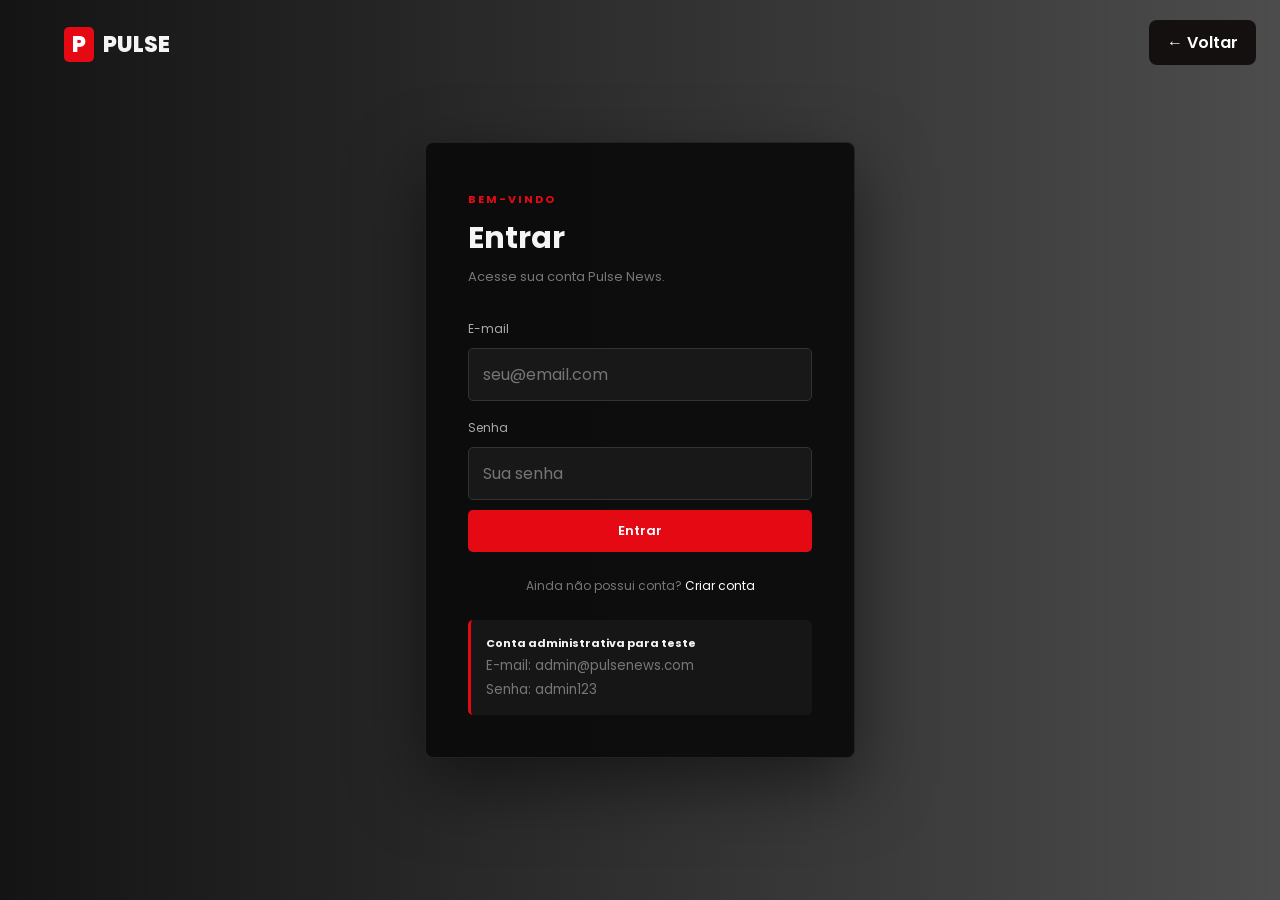
<file: cms.html>
<!DOCTYPE html>
<html lang="pt-BR">
<head>
  <meta charset="UTF-8">
  <meta name="viewport" content="width=device-width, initial-scale=1.0">
  <title>CMS — Pulse News</title>
  <link href="https://fonts.googleapis.com/css2?family=Poppins:wght@400;500;600;700;800&display=swap" rel="stylesheet">
  <link rel="stylesheet" href="style.css">
</head>
<body>

  <header class="navbar">
    <a href="index.html" class="logo"><span>P</span> PULSE</a>
    <button class="menu-toggle">☰</button>

    <nav class="nav-links">
      <a href="index.html">Ver portal</a>
      <a href="noticias/economia.html">Economia</a>
      <a href="noticias/esportes.html">Esportes</a>
      <a href="noticias/tecnologia.html">Tecnologia</a>
      <a href="noticias/cultura.html">Cultura</a>
    </nav>

    <div class="nav-actions">
      <span id="adminName"></span>
      <button id="logoutBtn" class="btn btn-outline">Sair</button>
    </div>
  </header>

  <main class="container cms-page">
    <div class="cms-header">
      <div>
        <span class="eyebrow">ADMINISTRAÇÃO</span>
        <h1>Central de conteúdo</h1>
        <p>Cadastre, edite e gerencie as notícias do portal.</p>
      </div>
    </div>

    <div id="cmsMessage"></div>

    <section class="cms-layout">
      <div class="panel">
        <h2 id="formTitle">Nova notícia</h2>

        <form id="newsForm">
          <input type="hidden" id="newsId">

          <label>Título</label>
          <input id="newsTitle" type="text" required placeholder="Título da notícia">

          <label>Resumo</label>
          <textarea id="newsExcerpt" rows="3" required placeholder="Resumo da notícia"></textarea>

          <label>Conteúdo</label>
          <textarea id="newsContent" rows="10" required placeholder="Conteúdo completo"></textarea>

          <label>Categoria</label>
          <select id="newsCategory" required>
            <option value="Economia">Economia</option>
            <option value="Esportes">Esportes</option>
            <option value="Tecnologia">Tecnologia</option>
            <option value="Cultura">Cultura</option>
          </select>

          <label>URL da imagem</label>
          <input id="newsImage" type="url" required placeholder="https://...">

          <div class="form-actions">
            <button class="btn btn-red" type="submit">Salvar notícia</button>
            <button class="btn btn-outline hidden" type="button" id="cancelEdit">Cancelar</button>
          </div>
        </form>
      </div>

      <div class="panel">
        <div class="panel-heading">
          <h2>Notícias cadastradas</h2>
          <span id="newsCount"></span>
        </div>

        <div id="adminNewsList" class="admin-list"></div>
      </div>
    </section>
  </main>

  <script src="script.js"></script>
</body>
</html>
</file>
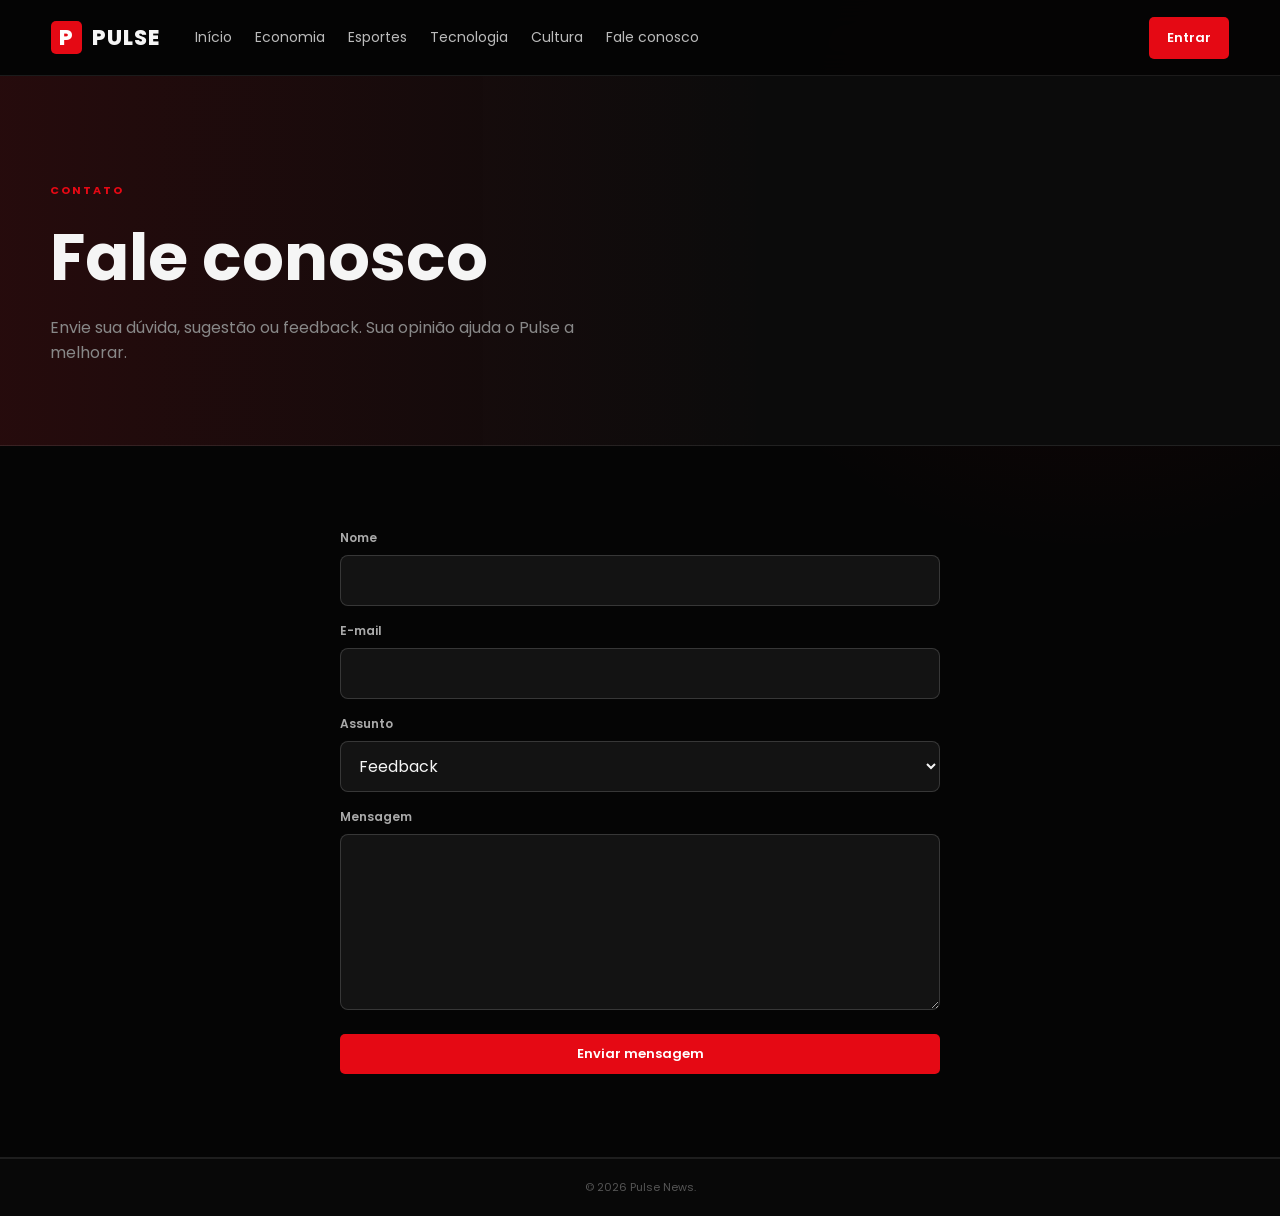
<file: fale-conosco.html>
<!DOCTYPE html>
<html lang="pt-BR">
<head>
  <meta charset="UTF-8">
  <meta name="viewport" content="width=device-width, initial-scale=1.0">
  <title>Fale Conosco — Pulse News</title>
  <link href="https://fonts.googleapis.com/css2?family=Poppins:wght@400;500;600;700;800&display=swap" rel="stylesheet">
  <link rel="stylesheet" href="style.css">
</head>
<body>
  <header class="navbar">
    <a href="index.html" class="logo"><span>P</span> PULSE</a>
    <button class="menu-toggle">☰</button>

    <nav class="nav-links">
      <a href="index.html">Início</a>
      <a href="noticias/economia.html">Economia</a>
      <a href="noticias/esportes.html">Esportes</a>
      <a href="noticias/tecnologia.html">Tecnologia</a>
      <a href="noticias/cultura.html">Cultura</a>
      <a href="fale-conosco.html">Fale conosco</a>
    </nav>

    <div class="nav-actions">
      <a href="cadastro_login/login.html" id="loginLink" class="btn btn-red">Entrar</a>
      <a href="cms.html" id="cmsLink" class="btn btn-red hidden">CMS</a>
      <button id="logoutBtn" class="btn btn-outline hidden">Sair</button>
    </div>
  </header>

  <main>
    <section class="page-banner">
      <div class="container">
        <span class="eyebrow">CONTATO</span>
        <h1>Fale conosco</h1>
        <p>Envie sua dúvida, sugestão ou feedback. Sua opinião ajuda o Pulse a melhorar.</p>
      </div>
    </section>

    <section class="container section-space">
      <form id="feedbackForm" class="feedback-form">
        <label for="fbName">Nome</label>
        <input type="text" id="fbName" required>

        <label for="fbEmail">E-mail</label>
        <input type="email" id="fbEmail" required>

        <label for="fbType">Assunto</label>
        <select id="fbType">
          <option>Feedback</option>
          <option>Sugestão</option>
          <option>Dúvida</option>
          <option>Reclamação</option>
        </select>

        <label for="fbText">Mensagem</label>
        <textarea id="fbText" rows="6" required></textarea>

        <button type="submit" class="btn btn-red">Enviar mensagem</button>
        <div id="feedbackMessage"></div>
      </form>
    </section>
  </main>

  <footer>
    <div class="copyright">© 2026 Pulse News.</div>
  </footer>

  <script src="script.js"></script>
</body>
</html>
</file>
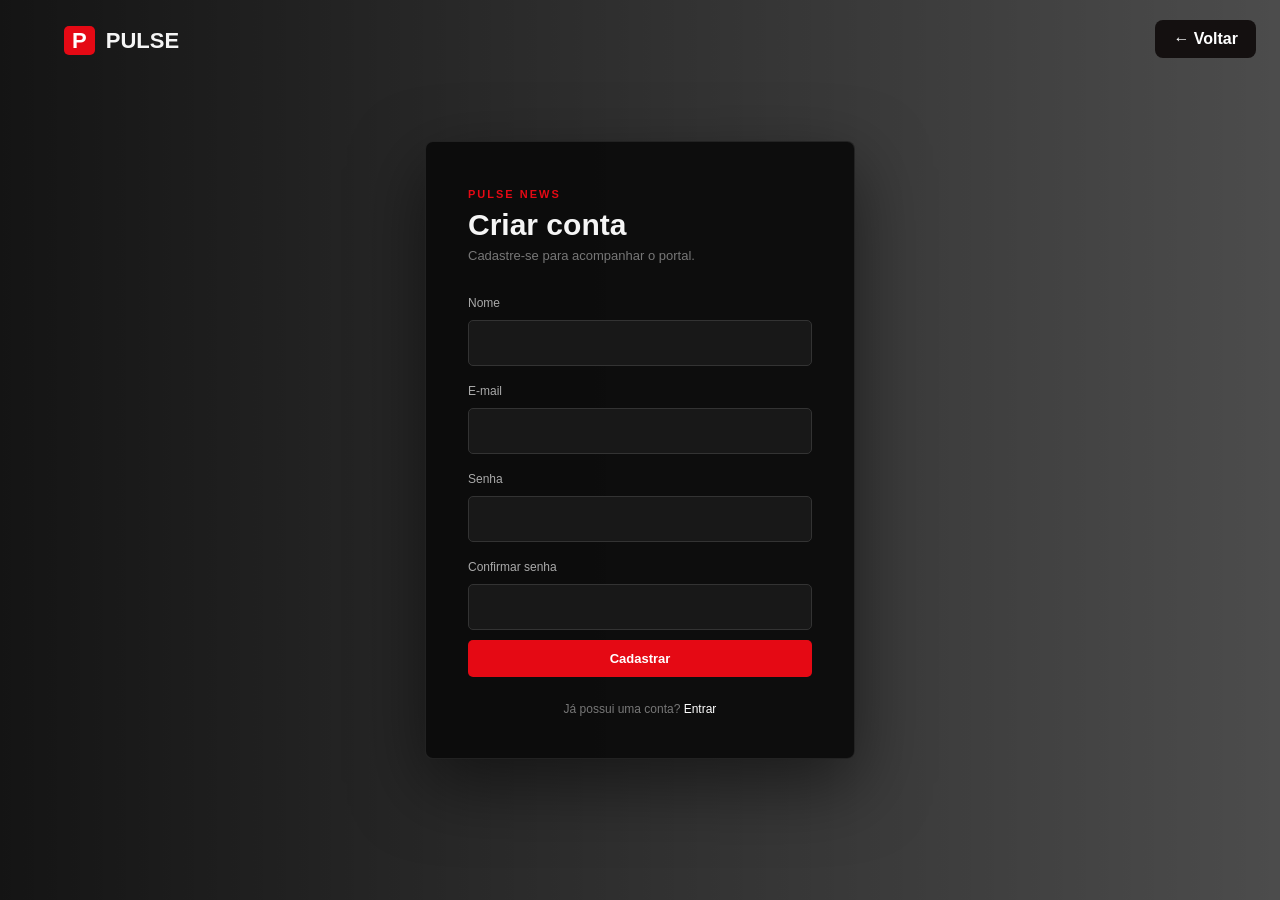
<file: cadastro_login/cadastro.html>
<!DOCTYPE html>
<html lang="pt-BR">
<head>
  <meta charset="UTF-8">
  <meta name="viewport" content="width=device-width, initial-scale=1.0">
  <title>Cadastro — Pulse News</title>

  <link rel="stylesheet" href="../style.css">
</head>

<body class="auth-page">
  <a href="../index.html" class="btn-voltar">← Voltar</a>

  <a href="../index.html" class="auth-logo">
    <span>P</span> PULSE
  </a>

  <main class="auth-box">
    <div class="auth-card">

      <span class="eyebrow">PULSE NEWS</span>

      <h1>Criar conta</h1>

      <p class="muted">
        Cadastre-se para acompanhar o portal.
      </p>

      <form id="registerForm">

        <label>Nome</label>
        <input id="registerName" type="text" required>

        <label>E-mail</label>
        <input id="registerEmail" type="email" required>

        <label>Senha</label>
        <input id="registerPassword" type="password" required>

        <label>Confirmar senha</label>
        <input id="registerConfirm" type="password" required>

        <button class="btn btn-red btn-full" type="submit">
          Cadastrar
        </button>

      </form>

      <p class="auth-footer">
        Já possui uma conta?
        <a href="login.html">Entrar</a>
      </p>

    </div>
  </main>

  <script src="../script.js"></script>

</body>
</html>
</file>
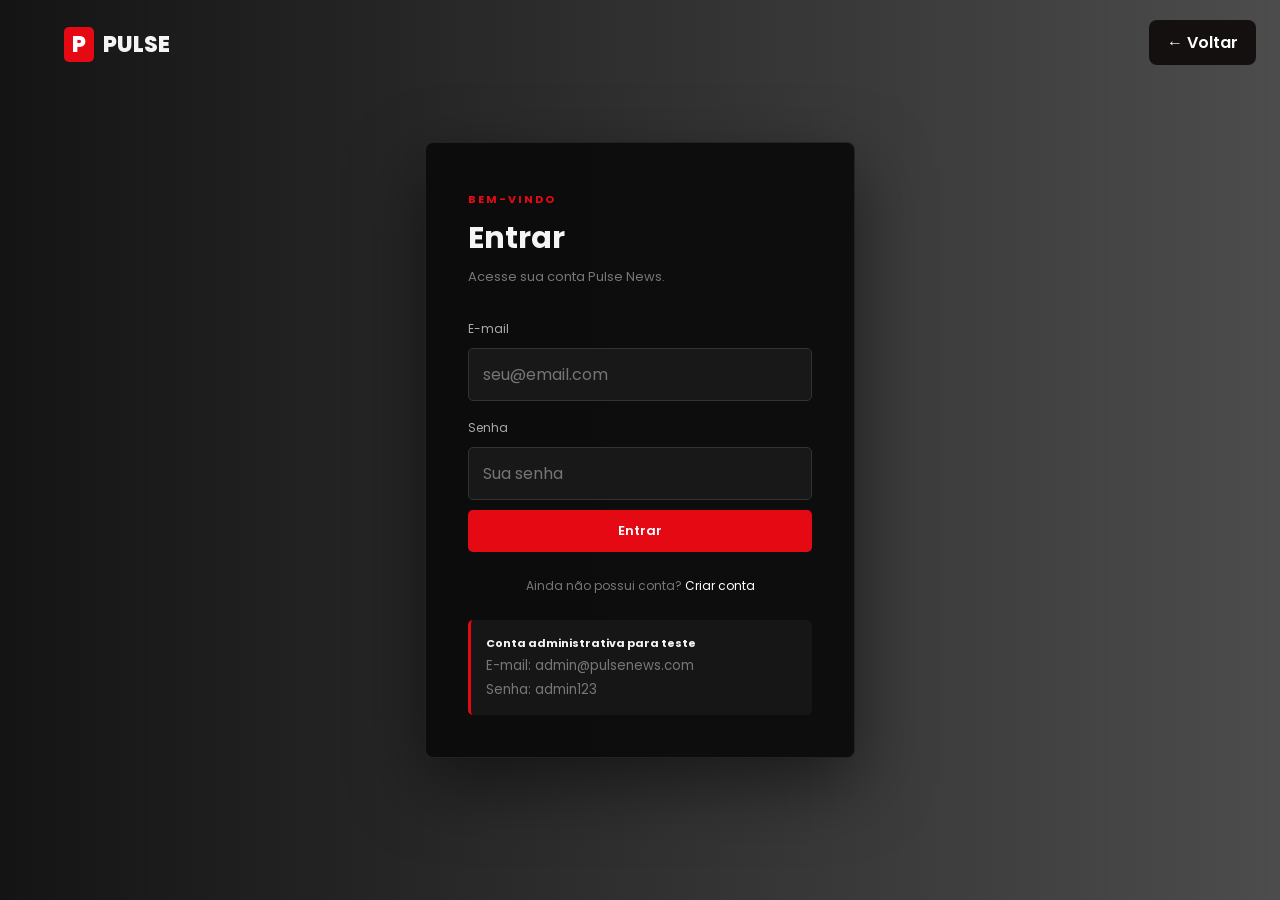
<file: cadastro_login/login.html>
<!DOCTYPE html>
<html lang="pt-BR">
<head>
  <meta charset="UTF-8">
  <meta name="viewport" content="width=device-width, initial-scale=1.0">
  <title>Login — Pulse News</title>
  <link href="https://fonts.googleapis.com/css2?family=Poppins:wght@400;500;600;700;800&display=swap" rel="stylesheet">
  <link rel="stylesheet" href="../style.css">

</head>
<body class="auth-page">

  <a href="../index.html" class="auth-logo"><span>P</span> PULSE</a>

    <a href="../index.html" class="btn-voltar">← Voltar</a>


  <main class="auth-box">
    <div class="auth-card">
      <span class="eyebrow">BEM-VINDO</span>
      <h1>Entrar</h1>
      <p class="muted">Acesse sua conta Pulse News.</p>

      <div id="loginMessage"></div>

      <form id="loginForm">
        <label>E-mail</label>
        <input id="loginEmail" type="email" placeholder="seu@email.com" required>

        <label>Senha</label>
        <input id="loginPassword" type="password" placeholder="Sua senha" required>

        <button class="btn btn-red btn-full" type="submit">Entrar</button>
      </form>

      <p class="auth-footer">
        Ainda não possui conta?
        <a href="cadastro.html">Criar conta</a>
      </p>

      <div class="demo-login">
        <strong>Conta administrativa para teste</strong>
        <small>E-mail: admin@pulsenews.com</small>
        <small>Senha: admin123</small>
      </div>
    </div>
  </main>

  <script src="../script.js"></script>
</body>
</html>
</file>
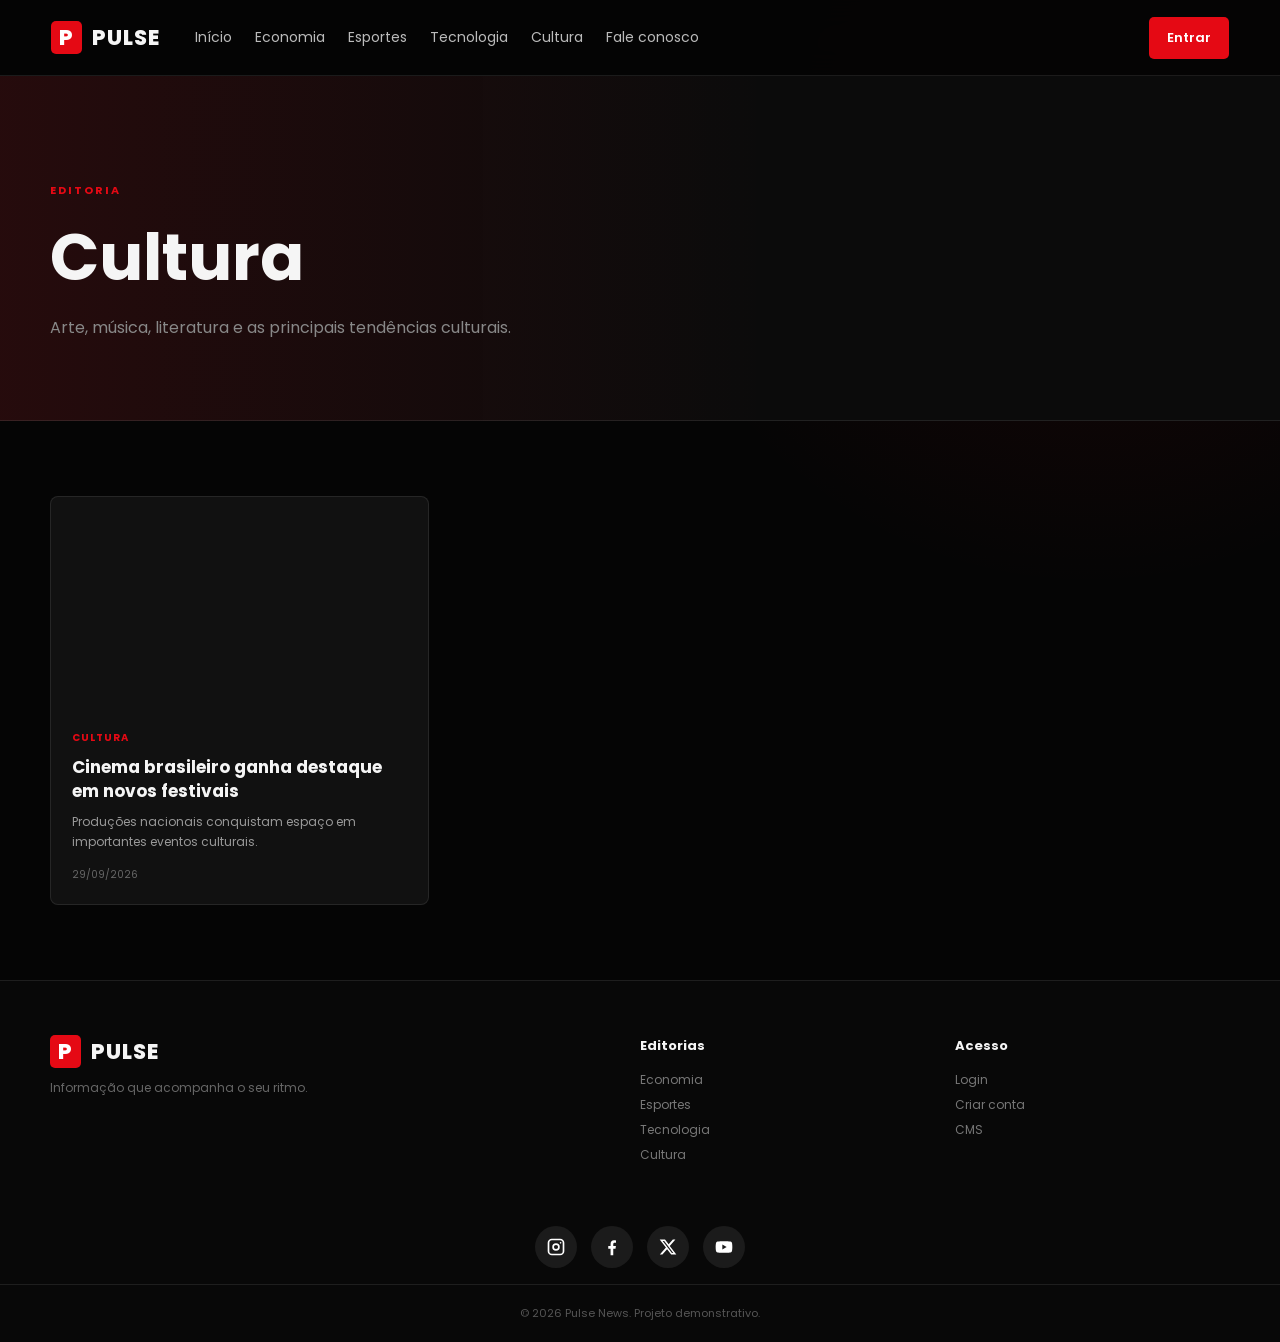
<file: noticias/cultura.html>
<!DOCTYPE html>
<html lang="pt-BR">
<head>
  <meta charset="UTF-8">
  <meta name="viewport" content="width=device-width, initial-scale=1.0">
  <title>Cultura — Pulse News</title>
  <link href="https://fonts.googleapis.com/css2?family=Poppins:wght@400;500;600;700;800&display=swap" rel="stylesheet">
  <link rel="stylesheet" href="../style.css">

</head>
<body>
  <header class="navbar">
    <a href="../index.html" class="logo"><span>P</span> PULSE</a>
    <button class="menu-toggle">☰</button>

    <nav class="nav-links">
      <a href="../index.html">Início</a>
      <a href="economia.html">Economia</a>
      <a href="esportes.html">Esportes</a>
      <a href="tecnologia.html">Tecnologia</a>
      <a href="cultura.html">Cultura</a>
      <a href="../fale-conosco.html">Fale conosco</a>
    </nav>

    <div class="nav-actions">
      <a href="../cadastro_login/login.html" class="btn btn-red">Entrar</a>
      <a href="../cms.html" id="cmsLink" class="btn btn-red hidden">CMS</a>
    </div>
  </header>

  <main>
    <section class="page-banner">
      <div class="container">
        <span class="eyebrow">EDITORIA</span>
        <h1>Cultura</h1>
        <p>Arte, música, literatura e as principais tendências culturais.</p>
      </div>
    </section>

    <section class="container section-space">
      <div id="categoryNews" class="news-grid"></div>
    </section>
  </main>

  <footer>
    <div class="container footer-content">
      <div>
        <a href="index.html" class="logo"><span>P</span> PULSE</a>
        <p>Informação que acompanha o seu ritmo.</p>
      </div>

      <div>
        <h4>Editorias</h4>
        <a href="noticias/economia.html">Economia</a>
        <a href="noticias/esportes.html">Esportes</a>
        <a href="noticias/tecnologia.html">Tecnologia</a>
        <a href="noticias/cultura.html">Cultura</a>
      </div>

      <div>
        <h4>Acesso</h4>
        <a href="cadastro_login/login.html">Login</a>
        <a href="cadastro_login/cadastro.html">Criar conta</a>
        <a href="cms.html">CMS</a>
      </div>
    </div>

    <div class="social-links">
    <a href="https://instagram.com/" target="_blank" rel="noopener" aria-label="Instagram">
      <svg viewBox="0 0 24 24" fill="currentColor"><path d="M7 2h10a5 5 0 0 1 5 5v10a5 5 0 0 1-5 5H7a5 5 0 0 1-5-5V7a5 5 0 0 1 5-5zm0 2a3 3 0 0 0-3 3v10a3 3 0 0 0 3 3h10a3 3 0 0 0 3-3V7a3 3 0 0 0-3-3H7zm5 3.5a4.5 4.5 0 1 1 0 9 4.5 4.5 0 0 1 0-9zm0 2a2.5 2.5 0 1 0 0 5 2.5 2.5 0 0 0 0-5zM17.5 6a1 1 0 1 1 0 2 1 1 0 0 1 0-2z"/></svg>
    </a>
    <a href="https://facebook.com/" target="_blank" rel="noopener" aria-label="Facebook">
      <svg viewBox="0 0 24 24" fill="currentColor"><path d="M13.5 22v-8h2.7l.5-3.2h-3.2V8.7c0-.9.4-1.7 1.8-1.7h1.5V4.2S15.6 4 14.4 4C11.9 4 10.3 5.5 10.3 8.3v2.5H7.5V14h2.8v8h3.2z"/></svg>
    </a>
    <a href="https://x.com/" target="_blank" rel="noopener" aria-label="X (Twitter)">
      <svg viewBox="0 0 24 24" fill="currentColor"><path d="M17.8 3h3.1l-6.8 7.8L22 21h-6.2l-4.9-6.4L5.300 21H2.200l7.300-8.300L2 3h6.400l4.400 5.800L17.800 3zm-1.100 16.200h1.700L7.400 4.700H5.600l11.100 14.500z"/></svg>
    </a>
    <a href="https://youtube.com/" target="_blank" rel="noopener" aria-label="YouTube">
      <svg viewBox="0 0 24 24" fill="currentColor"><path d="M21.600 7.200a2.500 2.500 0 0 0-1.800-1.800C18.200 5 12 5 12 5s-6.200 0-7.800.4A2.500 2.500 0 0 0 2.400 7.200C2 8.800 2 12 2 12s0 3.200.4 4.800a2.500 2.500 0 0 0 1.800 1.800C5.800 19 12 19 12 19s6.200 0 7.800-.4a2.500 2.500 0 0 0 1.800-1.800c.4-1.600.4-4.800.4-4.800s0-3.200-.4-4.800zM10 15V9l5.200 3L10 15z"/></svg>
    </a>
  </div>

    <div class="copyright">© 2026 Pulse News. Projeto demonstrativo.</div>
  </footer>

  <script>
    window.currentCategory = "Cultura";
  </script>
  <script src="../script.js"></script>
</body>
</html>
</file>
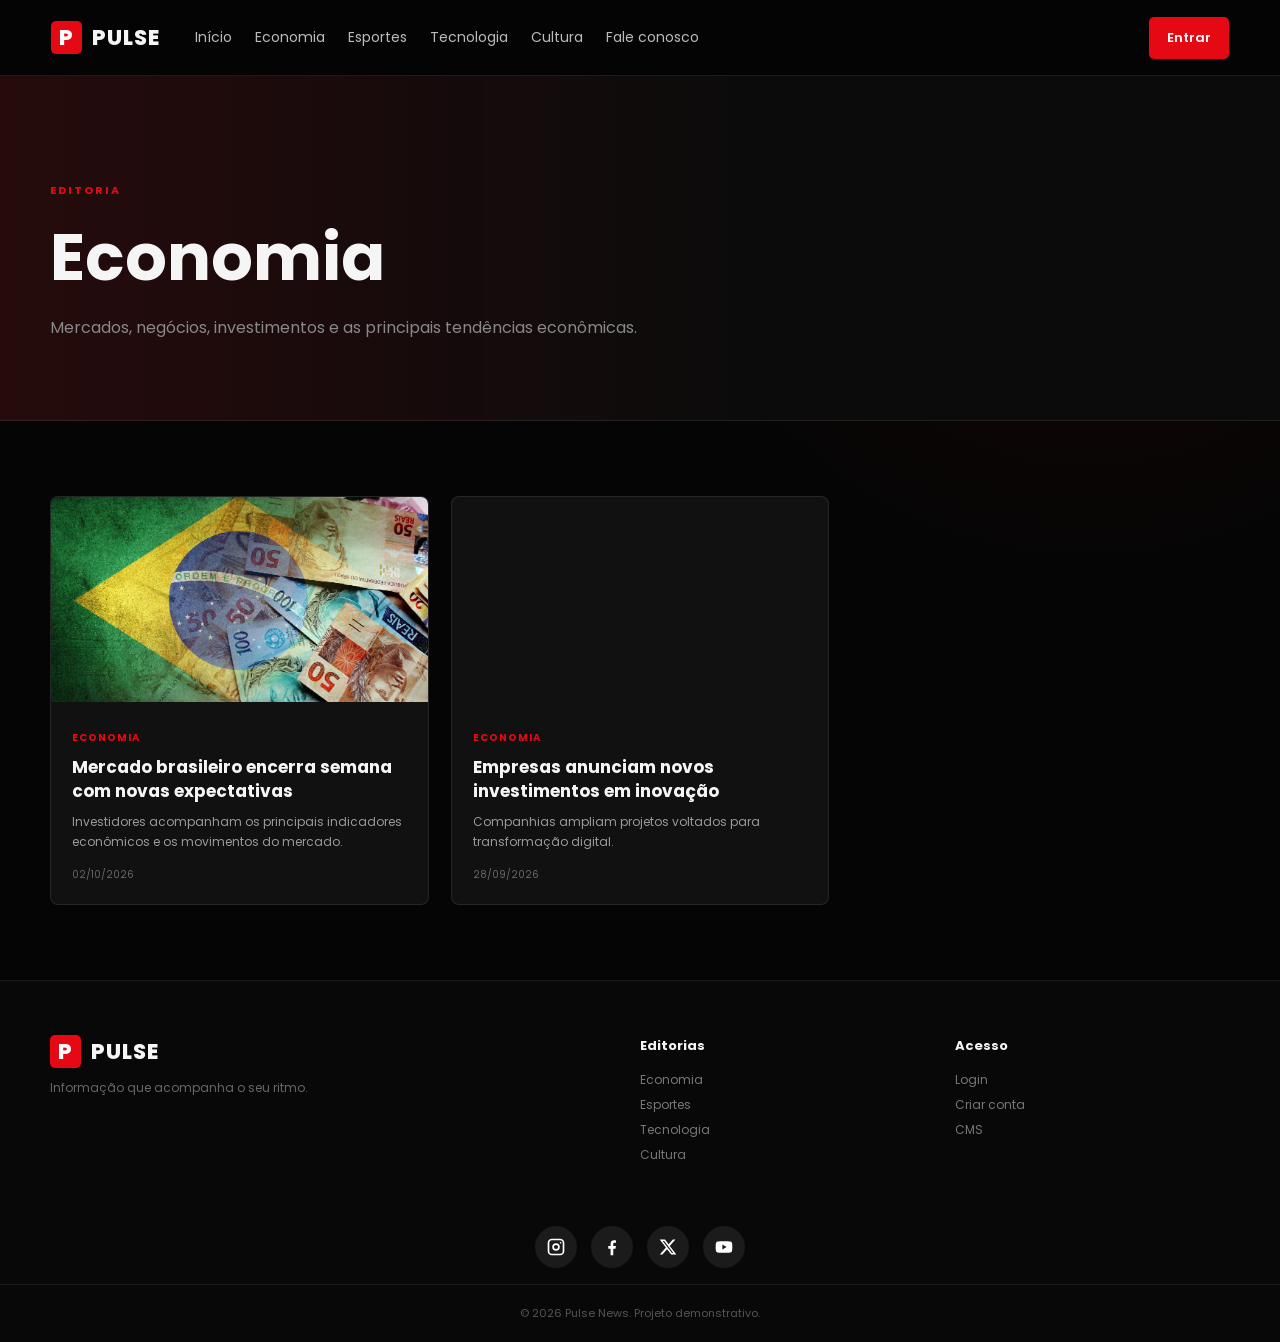
<file: noticias/economia.html>
<!DOCTYPE html>
<html lang="pt-BR">
<head>
  <meta charset="UTF-8">
  <meta name="viewport" content="width=device-width, initial-scale=1.0">
  <title>Economia — Pulse News</title>
  <link href="https://fonts.googleapis.com/css2?family=Poppins:wght@400;500;600;700;800&display=swap" rel="stylesheet">
  <link rel="stylesheet" href="../style.css">

</head>
<body>
  <header class="navbar">
    <a href="../index.html" class="logo"><span>P</span> PULSE</a>
    <button class="menu-toggle">☰</button>

    <nav class="nav-links">
      <a href="../index.html">Início</a>
      <a href="economia.html">Economia</a>
      <a href="esportes.html">Esportes</a>
      <a href="tecnologia.html">Tecnologia</a>
      <a href="cultura.html">Cultura</a>
      <a href="../fale-conosco.html">Fale conosco</a>

    </nav>

<div class="nav-actions">
  <a href="../cadastro_login/login.html" id="loginLink" class="btn btn-red">Entrar</a>
  <a href="../cms.html" id="cmsLink" class="btn btn-red hidden">CMS</a>
  <button id="logoutBtn" class="btn btn-outline hidden">Sair</button>
</div>
  </header>

  <main>
    <section class="page-banner">
      <div class="container">
        <span class="eyebrow">EDITORIA</span>
        <h1>Economia</h1>
        <p>Mercados, negócios, investimentos e as principais tendências econômicas.</p>
      </div>
    </section>

    <section class="container section-space">
      <div id="categoryNews" class="news-grid"></div>
    </section>
  </main>

  <footer>
    <div class="container footer-content">
      <div>
        <a href="index.html" class="logo"><span>P</span> PULSE</a>
        <p>Informação que acompanha o seu ritmo.</p>
      </div>

      <div>
        <h4>Editorias</h4>
        <a href="noticias/economia.html">Economia</a>
        <a href="noticias/esportes.html">Esportes</a>
        <a href="noticias/tecnologia.html">Tecnologia</a>
        <a href="noticias/cultura.html">Cultura</a>
      </div>

      <div>
        <h4>Acesso</h4>
        <a href="cadastro_login/login.html">Login</a>
        <a href="cadastro_login/cadastro.html">Criar conta</a>
        <a href="cms.html">CMS</a>
      </div>
    </div>

    <div class="social-links">
    <a href="https://instagram.com/" target="_blank" rel="noopener" aria-label="Instagram">
      <svg viewBox="0 0 24 24" fill="currentColor"><path d="M7 2h10a5 5 0 0 1 5 5v10a5 5 0 0 1-5 5H7a5 5 0 0 1-5-5V7a5 5 0 0 1 5-5zm0 2a3 3 0 0 0-3 3v10a3 3 0 0 0 3 3h10a3 3 0 0 0 3-3V7a3 3 0 0 0-3-3H7zm5 3.5a4.5 4.5 0 1 1 0 9 4.5 4.5 0 0 1 0-9zm0 2a2.5 2.5 0 1 0 0 5 2.5 2.5 0 0 0 0-5zM17.5 6a1 1 0 1 1 0 2 1 1 0 0 1 0-2z"/></svg>
    </a>
    <a href="https://facebook.com/" target="_blank" rel="noopener" aria-label="Facebook">
      <svg viewBox="0 0 24 24" fill="currentColor"><path d="M13.5 22v-8h2.7l.5-3.2h-3.2V8.7c0-.9.4-1.7 1.8-1.7h1.5V4.2S15.6 4 14.4 4C11.9 4 10.3 5.5 10.3 8.3v2.5H7.5V14h2.8v8h3.2z"/></svg>
    </a>
    <a href="https://x.com/" target="_blank" rel="noopener" aria-label="X (Twitter)">
      <svg viewBox="0 0 24 24" fill="currentColor"><path d="M17.8 3h3.1l-6.8 7.8L22 21h-6.2l-4.9-6.4L5.300 21H2.200l7.300-8.300L2 3h6.400l4.400 5.800L17.800 3zm-1.100 16.200h1.700L7.400 4.700H5.600l11.100 14.500z"/></svg>
    </a>
    <a href="https://youtube.com/" target="_blank" rel="noopener" aria-label="YouTube">
      <svg viewBox="0 0 24 24" fill="currentColor"><path d="M21.600 7.200a2.500 2.500 0 0 0-1.800-1.800C18.200 5 12 5 12 5s-6.200 0-7.800.4A2.500 2.500 0 0 0 2.400 7.200C2 8.800 2 12 2 12s0 3.200.4 4.800a2.500 2.500 0 0 0 1.800 1.800C5.800 19 12 19 12 19s6.200 0 7.800-.4a2.500 2.500 0 0 0 1.800-1.800c.4-1.600.4-4.800.4-4.800s0-3.200-.4-4.800zM10 15V9l5.200 3L10 15z"/></svg>
    </a>
  </div>

    <div class="copyright">© 2026 Pulse News. Projeto demonstrativo.</div>
  </footer>

  <script>
    window.currentCategory = "Economia";
  </script>
  <script src="../script.js"></script>
</body>
</html>
</file>
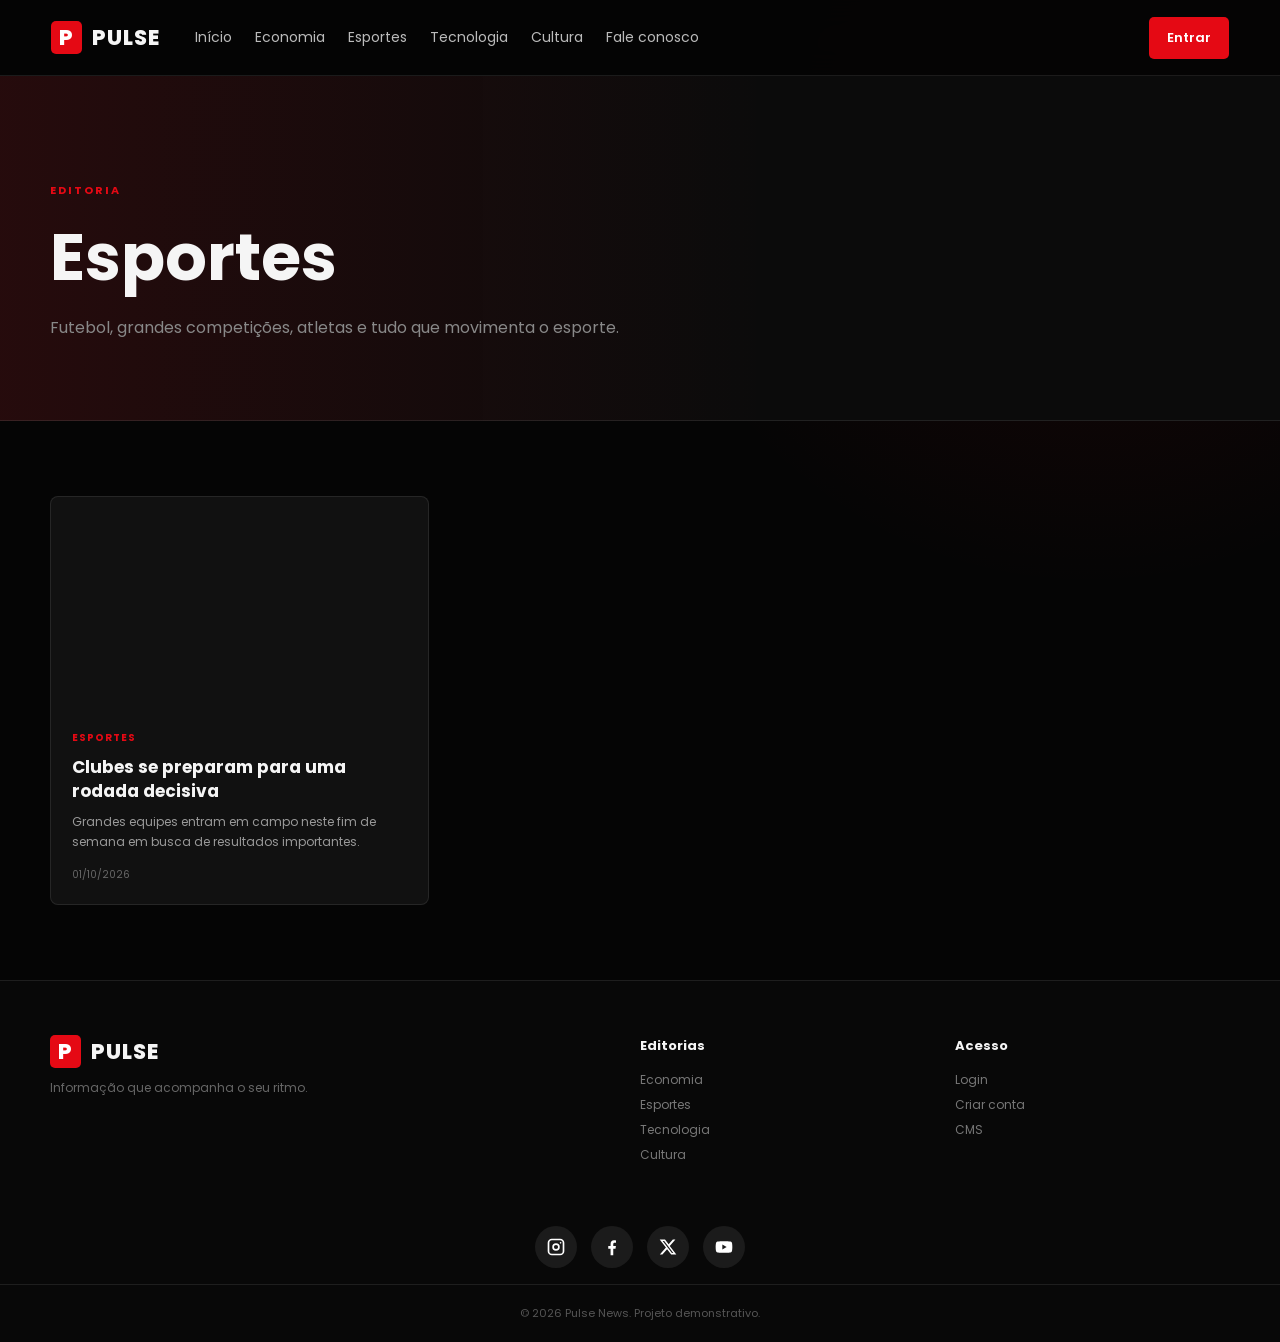
<file: noticias/esportes.html>
<!DOCTYPE html>
<html lang="pt-BR">
<head>
  <meta charset="UTF-8">
  <meta name="viewport" content="width=device-width, initial-scale=1.0">
  <title>Esportes — Pulse News</title>
  <link href="https://fonts.googleapis.com/css2?family=Poppins:wght@400;500;600;700;800&display=swap" rel="stylesheet">
  <link rel="stylesheet" href="../style.css">
    <script src="../script.js"></script>

</head>
<body>
  <header class="navbar">
    <a href="../index.html" class="logo"><span>P</span> PULSE</a>
    <button class="menu-toggle">☰</button>

    <nav class="nav-links">
      <a href="../index.html">Início</a>
      <a href="economia.html">Economia</a>
      <a href="esportes.html">Esportes</a>
      <a href="tecnologia.html">Tecnologia</a>
      <a href="cultura.html">Cultura</a>
      <a href="../fale-conosco.html">Fale conosco</a>

    </nav>

<div class="nav-actions">
  <a href="../cadastro_login/login.html" id="loginLink" class="btn btn-red">Entrar</a>
  <a href="../cms.html" id="cmsLink" class="btn btn-red hidden">CMS</a>
  <button id="logoutBtn" class="btn btn-outline hidden">Sair</button>
</div>
  </header>

  <main>
    <section class="page-banner">
      <div class="container">
        <span class="eyebrow">EDITORIA</span>
        <h1>Esportes</h1>
        <p>Futebol, grandes competições, atletas e tudo que movimenta o esporte.</p>
      </div>
    </section>

    <section class="container section-space">
      <div id="categoryNews" class="news-grid"></div>
    </section>
  </main>

  <footer>
    <div class="container footer-content">
      <div>
        <a href="index.html" class="logo"><span>P</span> PULSE</a>
        <p>Informação que acompanha o seu ritmo.</p>
      </div>

      <div>
        <h4>Editorias</h4>
        <a href="noticias/economia.html">Economia</a>
        <a href="noticias/esportes.html">Esportes</a>
        <a href="noticias/tecnologia.html">Tecnologia</a>
        <a href="noticias/cultura.html">Cultura</a>
      </div>

      <div>
        <h4>Acesso</h4>
        <a href="cadastro_login/login.html">Login</a>
        <a href="cadastro_login/cadastro.html">Criar conta</a>
        <a href="cms.html">CMS</a>
      </div>
    </div>

    <div class="social-links">
    <a href="https://instagram.com/" target="_blank" rel="noopener" aria-label="Instagram">
      <svg viewBox="0 0 24 24" fill="currentColor"><path d="M7 2h10a5 5 0 0 1 5 5v10a5 5 0 0 1-5 5H7a5 5 0 0 1-5-5V7a5 5 0 0 1 5-5zm0 2a3 3 0 0 0-3 3v10a3 3 0 0 0 3 3h10a3 3 0 0 0 3-3V7a3 3 0 0 0-3-3H7zm5 3.5a4.5 4.5 0 1 1 0 9 4.5 4.5 0 0 1 0-9zm0 2a2.5 2.5 0 1 0 0 5 2.5 2.5 0 0 0 0-5zM17.5 6a1 1 0 1 1 0 2 1 1 0 0 1 0-2z"/></svg>
    </a>
    <a href="https://facebook.com/" target="_blank" rel="noopener" aria-label="Facebook">
      <svg viewBox="0 0 24 24" fill="currentColor"><path d="M13.5 22v-8h2.7l.5-3.2h-3.2V8.7c0-.9.4-1.7 1.8-1.7h1.5V4.2S15.6 4 14.4 4C11.9 4 10.3 5.5 10.3 8.3v2.5H7.5V14h2.8v8h3.2z"/></svg>
    </a>
    <a href="https://x.com/" target="_blank" rel="noopener" aria-label="X (Twitter)">
      <svg viewBox="0 0 24 24" fill="currentColor"><path d="M17.8 3h3.1l-6.8 7.8L22 21h-6.2l-4.9-6.4L5.300 21H2.200l7.300-8.300L2 3h6.400l4.400 5.800L17.800 3zm-1.100 16.200h1.700L7.400 4.700H5.600l11.100 14.500z"/></svg>
    </a>
    <a href="https://youtube.com/" target="_blank" rel="noopener" aria-label="YouTube">
      <svg viewBox="0 0 24 24" fill="currentColor"><path d="M21.600 7.200a2.500 2.500 0 0 0-1.800-1.800C18.200 5 12 5 12 5s-6.200 0-7.800.4A2.500 2.500 0 0 0 2.400 7.200C2 8.800 2 12 2 12s0 3.200.4 4.800a2.500 2.500 0 0 0 1.800 1.800C5.800 19 12 19 12 19s6.200 0 7.800-.4a2.500 2.500 0 0 0 1.800-1.800c.4-1.600.4-4.800.4-4.800s0-3.200-.4-4.800zM10 15V9l5.200 3L10 15z"/></svg>
    </a>
  </div>

    <div class="copyright">© 2026 Pulse News. Projeto demonstrativo.</div>
  </footer>

  <script>
    window.currentCategory = "Esportes";
  </script>
  <script src="../script.js"></script>
</body>
</html>
</file>
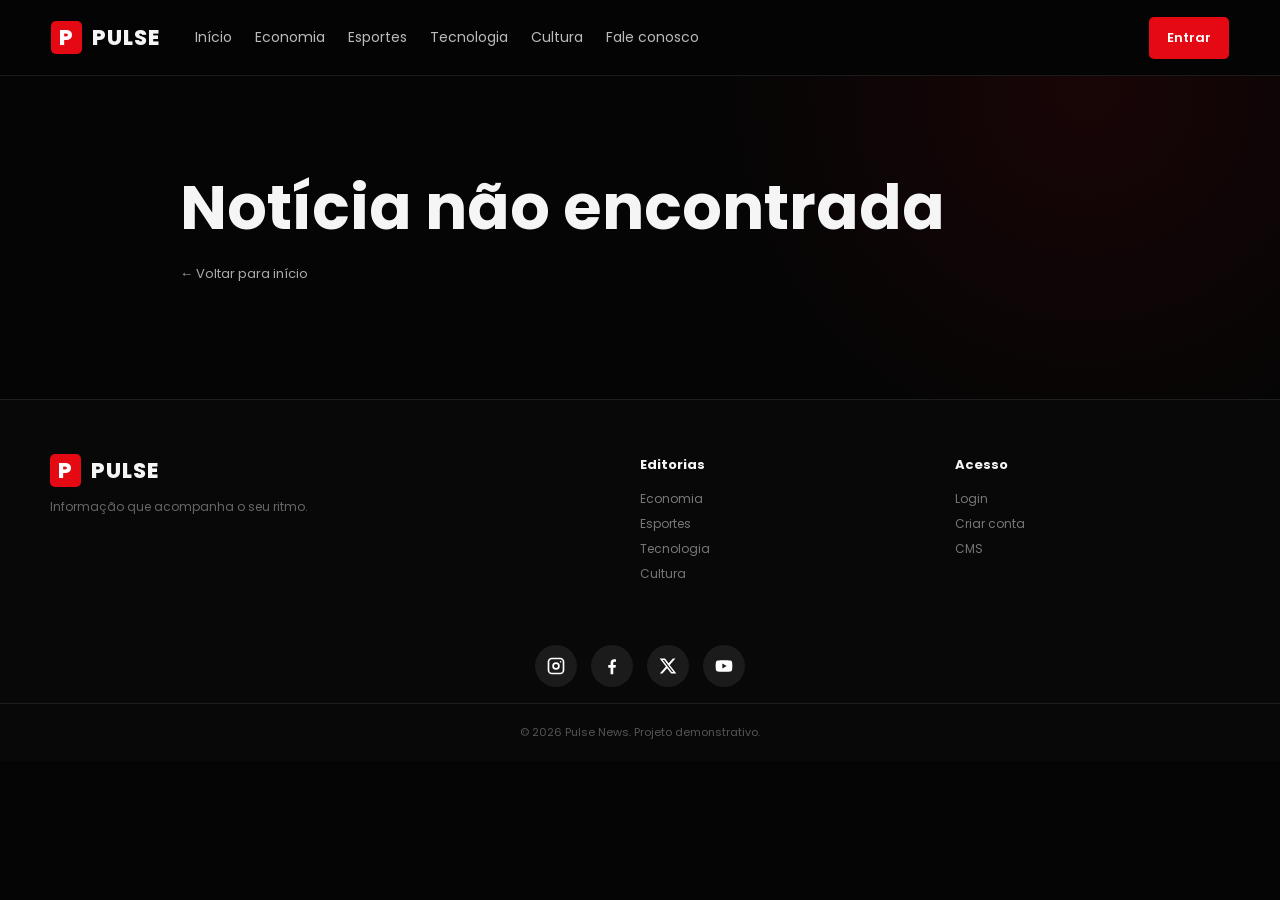
<file: noticias/noticia.html>
<!DOCTYPE html>
<html lang="pt-BR">
<head>
  <meta charset="UTF-8">
  <meta name="viewport" content="width=device-width, initial-scale=1.0">
  <title>Notícia — Pulse News</title>
  <link rel="preconnect" href="https://fonts.googleapis.com">
  <link href="https://fonts.googleapis.com/css2?family=Poppins:wght@400;500;600;700;800&display=swap" rel="stylesheet">
  <link rel="stylesheet" href="../style.css">
  <script src="../script.js"></script>

</head>
<body>
  <header class="navbar">
    <a href="../index.html" class="logo"><span>P</span> PULSE</a>
    <button class="menu-toggle">☰</button>

    <nav class="nav-links">
      <a href="../index.html">Início</a>
      <a href="economia.html">Economia</a>
      <a href="esportes.html">Esportes</a>
      <a href="tecnologia.html">Tecnologia</a>
      <a href="cultura.html">Cultura</a>
      <a href="../fale-conosco.html">Fale conosco</a>

    </nav>

<div class="nav-actions">
  <a href="../cadastro_login/login.html" id="loginLink" class="btn btn-red">Entrar</a>
  <a href="../cms.html" id="cmsLink" class="btn btn-red hidden">CMS</a>
  <button id="logoutBtn" class="btn btn-outline hidden">Sair</button>
</div>
  </header>

  <main>
    <article id="articleContainer" class="article-container"></article>
  </main>

  <footer>
    <div class="container footer-content">
      <div>
        <a href="index.html" class="logo"><span>P</span> PULSE</a>
        <p>Informação que acompanha o seu ritmo.</p>
      </div>

      <div>
        <h4>Editorias</h4>
        <a href="noticias/economia.html">Economia</a>
        <a href="noticias/esportes.html">Esportes</a>
        <a href="noticias/tecnologia.html">Tecnologia</a>
        <a href="noticias/cultura.html">Cultura</a>
      </div>

      <div>
        <h4>Acesso</h4>
        <a href="cadastro_login/login.html">Login</a>
        <a href="cadastro_login/cadastro.html">Criar conta</a>
        <a href="cms.html">CMS</a>
      </div>
    </div>

    <div class="social-links">
    <a href="https://instagram.com/" target="_blank" rel="noopener" aria-label="Instagram">
      <svg viewBox="0 0 24 24" fill="currentColor"><path d="M7 2h10a5 5 0 0 1 5 5v10a5 5 0 0 1-5 5H7a5 5 0 0 1-5-5V7a5 5 0 0 1 5-5zm0 2a3 3 0 0 0-3 3v10a3 3 0 0 0 3 3h10a3 3 0 0 0 3-3V7a3 3 0 0 0-3-3H7zm5 3.5a4.5 4.5 0 1 1 0 9 4.5 4.5 0 0 1 0-9zm0 2a2.5 2.5 0 1 0 0 5 2.5 2.5 0 0 0 0-5zM17.5 6a1 1 0 1 1 0 2 1 1 0 0 1 0-2z"/></svg>
    </a>
    <a href="https://facebook.com/" target="_blank" rel="noopener" aria-label="Facebook">
      <svg viewBox="0 0 24 24" fill="currentColor"><path d="M13.5 22v-8h2.7l.5-3.2h-3.2V8.7c0-.9.4-1.7 1.8-1.7h1.5V4.2S15.6 4 14.4 4C11.9 4 10.3 5.5 10.3 8.3v2.5H7.5V14h2.8v8h3.2z"/></svg>
    </a>
    <a href="https://x.com/" target="_blank" rel="noopener" aria-label="X (Twitter)">
      <svg viewBox="0 0 24 24" fill="currentColor"><path d="M17.8 3h3.1l-6.8 7.8L22 21h-6.2l-4.9-6.4L5.300 21H2.200l7.300-8.300L2 3h6.400l4.400 5.800L17.800 3zm-1.100 16.200h1.700L7.400 4.700H5.600l11.100 14.500z"/></svg>
    </a>
    <a href="https://youtube.com/" target="_blank" rel="noopener" aria-label="YouTube">
      <svg viewBox="0 0 24 24" fill="currentColor"><path d="M21.600 7.200a2.500 2.500 0 0 0-1.800-1.800C18.200 5 12 5 12 5s-6.200 0-7.800.4A2.500 2.500 0 0 0 2.400 7.200C2 8.800 2 12 2 12s0 3.200.4 4.800a2.500 2.500 0 0 0 1.800 1.800C5.800 19 12 19 12 19s6.200 0 7.800-.4a2.500 2.500 0 0 0 1.800-1.800c.4-1.600.4-4.800.4-4.800s0-3.200-.4-4.800zM10 15V9l5.200 3L10 15z"/></svg>
    </a>
  </div>

    <div class="copyright">© 2026 Pulse News. Projeto demonstrativo.</div>
  </footer>

  <script src="../script.js"></script>
</body>
</html>
</file>
<file: style.css>
:root {
  --red: #e50914;
  --red-dark: #a6050d;
  --black: #050505;
  --dark: #101010;
  --dark-2: #171717;
  --gray: #9b9b9b;
  --white: #f5f5f5;
  --border: rgba(255,255,255,.09);
}

* {
  box-sizing: border-box;
  margin: 0;
  padding: 0;
}

html {
  scroll-behavior: smooth;
}

body {
  background:
    radial-gradient(circle at 85% 10%, rgba(229,9,20,.09), transparent 28%),
    var(--black);
  color: var(--white);
  font-family: "Poppins", sans-serif;
  min-height: 100vh;
}

a {
  color: inherit;
  text-decoration: none;
}

button,
input,
textarea,
select {
  font: inherit;
}

button {
  cursor: pointer;
}

.container {
  width: min(1180px, calc(100% - 40px));
  margin: auto;
}

/* NAVBAR */

header {
  background-image:
    linear-gradient(rgba(5,5,5,.75), rgba(5,5,5,.75)),
    url("imagens/pulso.gif");
  background-size: cover;
  background-position: center;
  background-repeat: no-repeat;
}

.nav-actions span {
  color: #aaa;
  font-size: 12px;
}

.menu-toggle {
  display: none;
  background: transparent;
  color: white;
  border: 0;
  font-size: 25px;
}

/* BUTTONS */

.btn {
  border: 1px solid transparent;
  padding: 10px 17px;
  border-radius: 5px;
  display: inline-flex;
  justify-content: center;
  align-items: center;
  font-weight: 600;
  font-size: 13px;
  transition: .25s;
}

.btn-red {
  background: var(--red);
  color: white;
}

.btn-red:hover {
  background: #f51b25;
  transform: translateY(-2px);
  box-shadow: 0 8px 25px rgba(229,9,20,.2);
}

.btn-outline {
  border-color: #444;
  background: transparent;
  color: white;
}

.btn-outline:hover {
  border-color: #777;
  background: #1c1c1c;
}

.btn-full {
  width: 100%;
}

/* HERO */

.hero {
  min-height: 580px;
  position: relative;
  display: flex;
  align-items: center;
  padding: 80px max(5%, calc((100% - 1180px) / 2));
  overflow: hidden;
  background:
    linear-gradient(90deg, #050505 0%, rgba(5,5,5,.85) 38%, rgba(5,5,5,.15) 100%),
    linear-gradient(0deg, #050505 0%, transparent 30%),
    url("https://images.unsplash.com/photo-1504711434969-e33886168f5c?auto=format&fit=crop&w=1800&q=85")
    center/cover;

}

:root {
  --red: #e50914;
  --red-dark: #a6050d;
  --black: #050505;
  --dark: #101010;
  --dark-2: #171717;
  --gray: #9b9b9b;
  --white: #f5f5f5;
  --border: rgba(255,255,255,.09);
}

* {
  box-sizing: border-box;
  margin: 0;
  padding: 0;
}

html {
  scroll-behavior: smooth;
}

body {
  background:
    radial-gradient(circle at 85% 10%, rgba(229,9,20,.09), transparent 28%),
    var(--black);
  color: var(--white);
  font-family: "Poppins", sans-serif;
  min-height: 100vh;
}

a {
  color: inherit;
  text-decoration: none;
}

button,
input,
textarea,
select {
  font: inherit;
}

button {
  cursor: pointer;
}

.container {
  width: min(1180px, calc(100% - 40px));
  margin: auto;
}

/* NAVBAR */

.navbar {
  height: 76px;
  padding: 0 4%;
  display: flex;
  align-items: center;
  gap: 35px;
  background: rgba(5,5,5,.92);
  border-bottom: 1px solid var(--border);
  position: sticky;
  top: 0;
  z-index: 100;
  backdrop-filter: blur(15px);
}

.logo {
  font-size: 21px;
  font-weight: 800;
  letter-spacing: 1px;
  white-space: nowrap;
}

.logo span,
.auth-logo span {
  color: white;
  background: var(--red);
  padding: 2px 8px;
  border-radius: 5px;
  margin-right: 5px;
}

.nav-links {
  display: flex;
  gap: 23px;
  flex: 1;
}

.nav-links a {
  color: #bbb;
  font-size: 14px;
  transition: .25s;
}

.nav-links a:hover,
.nav-links a.active {
  color: white;
}

.nav-actions {
  display: flex;
  align-items: center;
  gap: 9px;
}

.nav-actions span {
  color: #aaa;
  font-size: 12px;
}

.menu-toggle {
  display: none;
  background: transparent;
  color: white;
  border: 0;
  font-size: 25px;
}

/* BUTTONS */

.btn {
  border: 1px solid transparent;
  padding: 10px 17px;
  border-radius: 5px;
  display: inline-flex;
  justify-content: center;
  align-items: center;
  font-weight: 600;
  font-size: 13px;
  transition: .25s;
}

.btn-red {
  background: var(--red);
  color: white;
}

.btn-red:hover {
  background: #f51b25;
  transform: translateY(-2px);
  box-shadow: 0 8px 25px rgba(229,9,20,.2);
}

.btn-outline {
  border-color: #444;
  background: transparent;
  color: white;
}

.btn-outline:hover {
  border-color: #777;
  background: #1c1c1c;
}

.btn-full {
  width: 100%;
}

/* HERO */

.hero {
  
  min-height: 580px;
  position: relative;
  display: flex;
  align-items: center;
  padding: 80px max(5%, calc((100% - 1180px) / 2));
  overflow: hidden;
  background:
    linear-gradient(90deg, #050505 0%, rgba(5,5,5,.85) 38%, rgba(5,5,5,.15) 100%),
    linear-gradient(0deg, #050505 0%, transparent 30%),
    url("https://images.unsplash.com/photo-1504711434969-e33886168f5c?auto=format&fit=crop&w=1800&q=85")
    center/cover;

}

.hero-image {
  position: absolute;
  inset: 0;
  background-position: center;
  background-size: cover;
  background-repeat: no-repeat;
  opacity: 1;
  transition: opacity .8s ease, transform 5s ease;
  z-index: 0;
}

.hero-image.next {
  opacity: 0;
  z-index: 1;

  transition: opacity .8s ease, transform 5s ease;
}

.hero.crossfade .hero-image.next {
  opacity: 1;
}

.hero-image.next.show {
  opacity: 1;
}

.hero-content {
  position: relative;
  z-index: 2;
}

.carousel-controls {
  z-index: 3;
}


/* Animação suave de zoom da imagem */
.hero::after {
  content: "";
  position: absolute;
  inset: 0;

  background-image: var(--next-bg);
  background-position: center;
  background-size: cover;
  background-repeat: no-repeat;

  opacity: 0;
  z-index: 1;
  pointer-events: none;

  transition: opacity .8s ease;
}

.hero.crossfade::after {
  opacity: 1;
}

.hero.zoom::after {
  transform: scale(1.06);
}

.carousel-controls {
  position: absolute;
  right: 6%;
  bottom: 45px;
  z-index: 3;
  display: flex;
  align-items: center;
  gap: 12px;
}

.hero-content {
  max-width: 650px;
  z-index: 2;
}

.tag,
.eyebrow {
  color: #e50914;
  font-size: 11px;
  font-weight: 700;
  letter-spacing: 2px;
}

.hero h1 {
  font-size: clamp(32px, 5vw, 62px);
  line-height: 1.08;
  margin: 16px 0;
}

.hero p {
  color: #ccc;
  line-height: 1.8;
  margin-bottom: 27px;
}

.carousel-controls {
  position: absolute;
  right: 6%;
  bottom: 45px;
  display: flex;
  align-items: center;
  gap: 12px;
}

.carousel-controls button {
  border: 1px solid #555;
  color: white;
  background: rgba(0,0,0,.6);
  width: 38px;
  height: 38px;
  border-radius: 50%;
}

#slideDots {
  display: flex;
  gap: 5px;
}

.dot {
  width: 7px;
  height: 7px;
  border-radius: 50%;
  background: #555;
}

.dot.active {
  background: var(--red);
}

/* SECTIONS */

section.container {
  padding-top: 75px;
  padding-bottom: 75px;
}

.section-heading {
  display: flex;
  justify-content: space-between;
  margin-bottom: 30px;
}

.section-heading h2,
.category-strip h2 {
  font-size: 28px;
  margin-top: 6px;
}

.news-grid {
  display: grid;
  grid-template-columns: repeat(3, 1fr);
  gap: 22px;
}

.news-card {
  background: #111;
  border: 1px solid var(--border);
  border-radius: 8px;
  overflow: hidden;
  transition: .3s;
}

.news-card:hover {
  transform: translateY(-6px);
  border-color: rgba(229,9,20,.55);
  box-shadow: 0 15px 45px rgba(0,0,0,.35);
}

.news-card-image {
  height: 205px;
  background-size: cover;
  background-position: center;
}

.news-card-body {
  padding: 21px;
}

.news-card-body .category {
  color: var(--red);
  text-transform: uppercase;
  font-size: 10px;
  font-weight: 700;
  letter-spacing: 1px;
}

.news-card h3 {
  font-size: 17px;
  line-height: 1.4;
  margin: 8px 0;
}

.news-card p {
  color: #999;
  font-size: 12px;
  line-height: 1.7;
}

.news-date {
  display: block;
  color: #666;
  font-size: 10px;
  margin-top: 15px;
}

/* CATEGORIES */

.category-strip {
  padding: 75px 0;
  background: linear-gradient(135deg, #120607, #090909);
  border-top: 1px solid var(--border);
  border-bottom: 1px solid var(--border);
}

.category-grid {
  display: grid;
  grid-template-columns: repeat(4, 1fr);
  gap: 15px;
  margin-top: 30px;
}

.category-card {
  min-height: 145px;
  padding: 25px;
  border: 1px solid var(--border);
  border-radius: 8px;
  background: linear-gradient(145deg,#1a1a1a,#0d0d0d);
  display: flex;
  flex-direction: column;
  justify-content: flex-end;
  transition: .3s;
}

.category-card:hover {
  transform: translateY(-5px);
  border-color: var(--red);
}

.category-card strong {
  font-size: 18px;
}

.category-card span {
  color: #888;
  font-size: 11px;
  margin-top: 5px;
}

/* PAGE BANNER */

.page-banner {
  padding: 100px 0 80px;
  background:
    linear-gradient(90deg, rgba(229,9,20,.12), transparent 60%),
    #0b0b0b;
  border-bottom: 1px solid var(--border);
}

.page-banner h1 {
  font-size: clamp(38px, 6vw, 65px);
  margin: 8px 0;
}

.page-banner p {
  color: #888;
  max-width: 600px;
}

.section-space {
  min-height: 500px;
}

/* ARTICLE */

.article-container {
  width: min(920px, calc(100% - 40px));
  margin: auto;
  padding: 80px 0;
}

.article-meta {
  color: var(--red);
  font-size: 11px;
  font-weight: 700;
  letter-spacing: 1px;
}

.article-container h1 {
  font-size: clamp(35px, 6vw, 62px);
  line-height: 1.1;
  margin: 18px 0;
}

.article-excerpt {
  font-size: 19px;
  color: #aaa;
  line-height: 1.7;
  margin-bottom: 35px;
}

.article-image {
  width: 100%;
  max-height: 540px;
  object-fit: cover;
  border-radius: 9px;
  margin-bottom: 40px;
}

.article-content {
  color: #d0d0d0;
  font-size: 17px;
  line-height: 2;
}

.article-content p {
  margin-bottom: 22px;
}

.back-link {
  display: inline-block;
  color: #aaa;
  margin-bottom: 35px;
  font-size: 13px;
}

.back-link:hover {
  color: white;
}

/* AUTH */

.auth-page {
  min-height: 100vh;
  background:
    linear-gradient(90deg, rgba(0,0,0,.92), rgba(0,0,0,.7)),
    url("https://images.unsplash.com/photo-1495020689067-958852a7765e?auto=format&fit=crop&w=1800&q=80")
    center/cover fixed;
}

.auth-logo {
  position: absolute;
  top: 28px;
  left: 5%;
  font-size: 22px;
  font-weight: 800;
}

.auth-box {
  min-height: 100vh;
  display: grid;
  place-items: center;
  padding: 80px 20px;
}

.auth-card {
  width: min(430px, 100%);
  background: rgba(12,12,12,.96);
  padding: 42px;
  border-radius: 8px;
  border: 1px solid var(--border);
  box-shadow: 0 25px 70px rgba(0,0,0,.5);
}

.auth-card h1 {
  font-size: 30px;
  margin: 6px 0;
}

.muted {
  color: #777;
  font-size: 13px;
  margin-bottom: 25px;
}

form {
  display: flex;
  flex-direction: column;
  gap: 10px;
}

form label {
  color: #aaa;
  font-size: 12px;
  margin-top: 8px;
}

input,
textarea,
select {
  width: 100%;
  background: #181818;
  border: 1px solid #333;
  border-radius: 5px;
  color: white;
  padding: 13px 14px;
  outline: none;
}

input:focus,
textarea:focus,
select:focus {
  border-color: var(--red);
}

textarea {
  resize: vertical;
}

.auth-footer {
  text-align: center;
  color: #777;
  font-size: 12px;
  margin-top: 25px;
}

.auth-footer a {
  color: white;
}

.demo-login {
  margin-top: 25px;
  padding: 15px;
  border-radius: 5px;
  background: #161616;
  border-left: 3px solid var(--red);
  display: flex;
  flex-direction: column;
  gap: 4px;
}

.demo-login strong {
  font-size: 11px;
}

.demo-login small {
  color: #777;
}

/* CMS */

.cms-page {
  padding-top: 60px;
  padding-bottom: 80px;
}

.cms-header {
  margin-bottom: 35px;
}

.cms-header h1 {
  font-size: 40px;
  margin: 5px 0;
}

.cms-header p {
  color: #777;
}

.cms-layout {
  display: grid;
  grid-template-columns: 420px 1fr;
  gap: 25px;
}

.panel {
  background: #101010;
  border: 1px solid var(--border);
  border-radius: 8px;
  padding: 25px;
}

.panel h2 {
  font-size: 18px;
  margin-bottom: 20px;
}

.panel-heading {
  display: flex;
  justify-content: space-between;
}

.panel-heading span {
  color: var(--red);
  font-size: 12px;
}

.form-actions {
  display: flex;
  gap: 10px;
  margin-top: 15px;
}

.admin-list {
  display: flex;
  flex-direction: column;
  gap: 10px;
}

.admin-item {
  display: grid;
  grid-template-columns: 80px 1fr auto;
  gap: 15px;
  align-items: center;
  padding: 12px;
  border: 1px solid #222;
  border-radius: 6px;
}

.admin-item img {
  width: 80px;
  height: 60px;
  object-fit: cover;
  border-radius: 4px;
}

.admin-item h3 {
  font-size: 13px;
}

.admin-item small {
  color: #777;
}

.admin-actions {
  display: flex;
  gap: 5px;
}

.admin-actions button {
  border: 0;
  border-radius: 4px;
  padding: 7px 9px;
  color: white;
  background: #292929;
  font-size: 11px;
}

.admin-actions .delete {
  background: #741018;
}

/* MESSAGES */

.message {
  padding: 12px 15px;
  margin-bottom: 18px;
  border-radius: 5px;
  font-size: 12px;
}

.message.success {
  background: rgba(30,150,80,.12);
  border: 1px solid #246c45;
  color: #71d59b;
}

.message.error {
  background: rgba(229,9,20,.1);
  border: 1px solid #7e1b21;
  color: #ff7b82;
}

/* FOOTER */

footer {
  background: #080808;
  border-top: 1px solid var(--border);
  margin-top: auto;

}

.social-links {
  display: flex;
  justify-content: center;
  gap: 14px;
  margin-bottom: 16px;
}

.social-links a {
  display: flex;
  align-items: center;
  justify-content: center;
  width: 42px;
  height: 42px;
  border-radius: 50%;
  background: rgba(255, 255, 255, 0.08);
  color: #fff;
  transition: background 0.2s, transform 0.2s;
}

.social-links a:hover {
  background: #e63946;   /* o vermelho do seu site */
  transform: translateY(-2px);
}

.social-links svg {
  width: 20px;
  height: 20px;
}

.footer-content {
  padding: 55px 0;
  display: grid;
  grid-template-columns: 2fr 1fr 1fr;
  gap: 40px;
}

.footer-content p {
  color: #666;
  font-size: 12px;
  margin-top: 12px;
}

.footer-content h4 {
  font-size: 13px;
  margin-bottom: 15px;
}

.footer-content > div > a:not(.logo) {
  display: block;
  color: #777;
  font-size: 12px;
  margin-bottom: 7px;
}

.copyright {
  text-align: center;
  border-top: 1px solid var(--border);
  padding: 20px;
  color: #555;
  font-size: 11px;
}

/* HELPERS */

.hidden {
  display: none !important;
}

@media (max-width: 850px) {
  .navbar {
    gap: 15px;
  }

  .menu-toggle {
    display: block;
    margin-left: auto;
  }

  .nav-links {
    display: none;
    position: absolute;
    top: 76px;
    left: 0;
    width: 100%;
    padding: 20px;
    background: #0b0b0b;
    border-bottom: 1px solid var(--border);
    flex-direction: column;
  }

  .nav-links.open {
    display: flex;
  }

  .nav-actions {
    display: none;
  }

  .news-grid {
    grid-template-columns: repeat(2, 1fr);
  }

  .category-grid {
    grid-template-columns: repeat(2, 1fr);
  }

  .cms-layout {
    grid-template-columns: 1fr;
  }
}

@media (max-width: 560px) {
  .container {
    width: min(100% - 28px, 1180px);
  }

  .hero {
    min-height: 530px;
    padding: 50px 20px;
  }

  .news-grid,
  .category-grid {
    grid-template-columns: 1fr;
  }

  section.container {
    padding-top: 50px;
    padding-bottom: 50px;
  }

  .auth-card {
    padding: 28px 20px;
  }

  .footer-content {
    grid-template-columns: 1fr;
  }

  .article-container {
    padding: 50px 0;
  }

  .admin-item {
    grid-template-columns: 60px 1fr;
  }

  .admin-item img {
    width: 60px;
    height: 50px;
  }

  .admin-actions {
    grid-column: 1 / -1;
  }
}


.carousel-controls {
  position: absolute;
  right: 6%;
  bottom: 45px;
  z-index: 3;
  display: flex;
  align-items: center;
  gap: 12px;
}

.hero-content {
  max-width: 650px;
  z-index: 2;
}

.tag,
.eyebrow {
  color: #e50914;
  font-size: 11px;
  font-weight: 700;
  letter-spacing: 2px;
}

.hero h1 {
  font-size: clamp(32px, 5vw, 62px);
  line-height: 1.08;
  margin: 16px 0;
}

.hero p {
  color: #ccc;
  line-height: 1.8;
  margin-bottom: 27px;
}

.carousel-controls {
  position: absolute;
  right: 6%;
  bottom: 45px;
  display: flex;
  align-items: center;
  gap: 12px;
}

.carousel-controls button {
  border: 1px solid #555;
  color: white;
  background: rgba(0,0,0,.6);
  width: 38px;
  height: 38px;
  border-radius: 50%;
}

#slideDots {
  display: flex;
  gap: 5px;
}

.dot {
  width: 7px;
  height: 7px;
  border-radius: 50%;
  background: #555;
}

.dot.active {
  background: var(--red);
}

/* SECTIONS */

section.container {
  padding-top: 75px;
  padding-bottom: 75px;
}

.section-heading {
  display: flex;
  justify-content: space-between;
  margin-bottom: 30px;
}

.section-heading h2,
.category-strip h2 {
  font-size: 28px;
  margin-top: 6px;
}

.news-grid {
  display: grid;
  grid-template-columns: repeat(3, 1fr);
  gap: 22px;
}

.news-card {
  background: #111;
  border: 1px solid var(--border);
  border-radius: 8px;
  overflow: hidden;
  transition: .3s;
}

.news-card:hover {
  transform: translateY(-6px);
  border-color: rgba(229,9,20,.55);
  box-shadow: 0 15px 45px rgba(0,0,0,.35);
}

.news-card-image {
  height: 205px;
  background-size: cover;
  background-position: center;
}

.news-card-body {
  padding: 21px;
}

.news-card-body .category {
  color: var(--red);
  text-transform: uppercase;
  font-size: 10px;
  font-weight: 700;
  letter-spacing: 1px;
}

.news-card h3 {
  font-size: 17px;
  line-height: 1.4;
  margin: 8px 0;
}

.news-card p {
  color: #999;
  font-size: 12px;
  line-height: 1.7;
}

.news-date {
  display: block;
  color: #666;
  font-size: 10px;
  margin-top: 15px;
}

/* CATEGORIES */

.category-strip {
  padding: 75px 0;
  background: linear-gradient(135deg, #120607, #090909);
  border-top: 1px solid var(--border);
  border-bottom: 1px solid var(--border);
}

.category-grid {
  display: grid;
  grid-template-columns: repeat(4, 1fr);
  gap: 15px;
  margin-top: 30px;
}

.category-card {
  min-height: 145px;
  padding: 25px;
  border: 1px solid var(--border);
  border-radius: 8px;
  background: linear-gradient(145deg,#1a1a1a,#0d0d0d);
  display: flex;
  flex-direction: column;
  justify-content: flex-end;
  transition: .3s;
}

.category-card:hover {
  transform: translateY(-5px);
  border-color: var(--red);
}

.category-card strong {
  font-size: 18px;
}

.category-card span {
  color: #888;
  font-size: 11px;
  margin-top: 5px;
}

/* PAGE BANNER */

.page-banner {
  padding: 100px 0 80px;
  background:
    linear-gradient(90deg, rgba(229,9,20,.12), transparent 60%),
    #0b0b0b;
  border-bottom: 1px solid var(--border);
}

.page-banner h1 {
  font-size: clamp(38px, 6vw, 65px);
  margin: 8px 0;
}

.page-banner p {
  color: #888;
  max-width: 600px;
}

.section-space {
  min-height: 500px;
}

/* ARTICLE */

.article-container {
  width: min(920px, calc(100% - 40px));
  margin: auto;
  padding: 80px 0;
}

.article-meta {
  color: var(--red);
  font-size: 11px;
  font-weight: 700;
  letter-spacing: 1px;
}

.article-container h1 {
  font-size: clamp(35px, 6vw, 62px);
  line-height: 1.1;
  margin: 18px 0;
}

.article-excerpt {
  font-size: 19px;
  color: #aaa;
  line-height: 1.7;
  margin-bottom: 35px;
}

.article-image {
  width: 100%;
  max-height: 540px;
  object-fit: cover;
  border-radius: 9px;
  margin-bottom: 40px;
}

.article-content {
  color: #d0d0d0;
  font-size: 17px;
  line-height: 2;
}

.article-content p {
  margin-bottom: 22px;
}

.back-link {
  display: inline-block;
  color: #aaa;
  margin-bottom: 35px;
  font-size: 13px;
}

.back-link:hover {
  color: white;
}

/* AUTH */

.auth-page {
  min-height: 100vh;
  background:
    linear-gradient(90deg, rgba(0,0,0,.92), rgba(0,0,0,.7)),
    url("https://images.unsplash.com/photo-1495020689067-958852a7765e?auto=format&fit=crop&w=1800&q=80")
    center/cover fixed;
}

.auth-logo {
  position: absolute;
  top: 28px;
  left: 5%;
  font-size: 22px;
  font-weight: 800;
}

.auth-box {
  min-height: 100vh;
  display: grid;
  place-items: center;
  padding: 80px 20px;
}

.auth-card {
  width: min(430px, 100%);
  background: rgba(12,12,12,.96);
  padding: 42px;
  border-radius: 8px;
  border: 1px solid var(--border);
  box-shadow: 0 25px 70px rgba(0,0,0,.5);
}

.auth-card h1 {
  font-size: 30px;
  margin: 6px 0;
}

.muted {
  color: #777;
  font-size: 13px;
  margin-bottom: 25px;
}

form {
  display: flex;
  flex-direction: column;
  gap: 10px;
}

form label {
  color: #aaa;
  font-size: 12px;
  margin-top: 8px;
}

input,
textarea,
select {
  width: 100%;
  background: #181818;
  border: 1px solid #333;
  border-radius: 5px;
  color: white;
  padding: 13px 14px;
  outline: none;
}

input:focus,
textarea:focus,
select:focus {
  border-color: var(--red);
}

textarea {
  resize: vertical;
}

.auth-footer {
  text-align: center;
  color: #777;
  font-size: 12px;
  margin-top: 25px;
}

.auth-footer a {
  color: white;
}

.demo-login {
  margin-top: 25px;
  padding: 15px;
  border-radius: 5px;
  background: #161616;
  border-left: 3px solid var(--red);
  display: flex;
  flex-direction: column;
  gap: 4px;
}

.demo-login strong {
  font-size: 11px;
}

.demo-login small {
  color: #777;
}

/* CMS */

.cms-page {
  padding-top: 60px;
  padding-bottom: 80px;
}

.cms-header {
  margin-bottom: 35px;
}

.cms-header h1 {
  font-size: 40px;
  margin: 5px 0;
}

.cms-header p {
  color: #777;
}

.cms-layout {
  display: grid;
  grid-template-columns: 420px 1fr;
  gap: 25px;
}

.panel {
  background: #101010;
  border: 1px solid var(--border);
  border-radius: 8px;
  padding: 25px;
}

.panel h2 {
  font-size: 18px;
  margin-bottom: 20px;
}

.panel-heading {
  display: flex;
  justify-content: space-between;
}

.panel-heading span {
  color: var(--red);
  font-size: 12px;
}

.form-actions {
  display: flex;
  gap: 10px;
  margin-top: 15px;
}

.admin-list {
  display: flex;
  flex-direction: column;
  gap: 10px;
}

.admin-item {
  display: grid;
  grid-template-columns: 80px 1fr auto;
  gap: 15px;
  align-items: center;
  padding: 12px;
  border: 1px solid #222;
  border-radius: 6px;
}

.admin-item img {
  width: 80px;
  height: 60px;
  object-fit: cover;
  border-radius: 4px;
}

.admin-item h3 {
  font-size: 13px;
}

.admin-item small {
  color: #777;
}

.admin-actions {
  display: flex;
  gap: 5px;
}

.admin-actions button {
  border: 0;
  border-radius: 4px;
  padding: 7px 9px;
  color: white;
  background: #292929;
  font-size: 11px;
}

.admin-actions .delete {
  background: #741018;
}

/* MESSAGES */

.message {
  padding: 12px 15px;
  margin-bottom: 18px;
  border-radius: 5px;
  font-size: 12px;
}

.message.success {
  background: rgba(30,150,80,.12);
  border: 1px solid #246c45;
  color: #71d59b;
}

.message.error {
  background: rgba(229,9,20,.1);
  border: 1px solid #7e1b21;
  color: #ff7b82;
}

/* FOOTER */

footer {
  background: #080808;
  border-top: 1px solid var(--border);
  margin-top: auto;
}

.footer-content {
  padding: 55px 0;
  display: grid;
  grid-template-columns: 2fr 1fr 1fr;
  gap: 40px;
}

.footer-content p {
  color: #666;
  font-size: 12px;
  margin-top: 12px;
}

.footer-content h4 {
  font-size: 13px;
  margin-bottom: 15px;
}

.footer-content > div > a:not(.logo) {
  display: block;
  color: #777;
  font-size: 12px;
  margin-bottom: 7px;
}

.copyright {
  text-align: center;
  border-top: 1px solid var(--border);
  padding: 20px;
  color: #555;
  font-size: 11px;
}

/* HELPERS */

.hidden {
  display: none !important;
}

@media (max-width: 850px) {
  .navbar {
    gap: 15px;
  }

  .menu-toggle {
    display: block;
    margin-left: auto;
  }

  .nav-links {
    display: none;
    position: absolute;
    top: 76px;
    left: 0;
    width: 100%;
    padding: 20px;
    background: #0b0b0b;
    border-bottom: 1px solid var(--border);
    flex-direction: column;
  }

  .nav-links.open {
    display: flex;
  }

  .nav-actions {
    display: none;
  }

  .news-grid {
    grid-template-columns: repeat(2, 1fr);
  }

  .category-grid {
    grid-template-columns: repeat(2, 1fr);
  }

  .cms-layout {
    grid-template-columns: 1fr;
  }
}

@media (max-width: 560px) {
  .container {
    width: min(100% - 28px, 1180px);
  }

  .hero {
    min-height: 500px;
    padding: 50px 20px;
  }

  .news-grid,
  .category-grid {
    grid-template-columns: 1fr;
  }

  section.container {
    padding-top: 50px;
    padding-bottom: 50px;
  }

  .auth-card {
    padding: 28px 20px;
  }

  .footer-content {
    grid-template-columns: 1fr;
  }

  .article-container {
    padding: 50px 0;
  }

  .admin-item {
    grid-template-columns: 60px 1fr;
  }

  .admin-item img {
    width: 60px;
    height: 50px;
  }

  .admin-actions {
    grid-column: 1 / -1;
  }
}

/* ===== EFEITO DO CARROSSEL ===== */

/* ===== EFEITO DO CARROSSEL ===== */

#heroImage {
  position: absolute;
  inset: 0;
  background-position: center;
  background-size: cover;
  background-repeat: no-repeat;
  opacity: 1;
  transform: scale(1);
  transition: transform 5s ease;
  z-index: 0;
}

#heroImageNext {
  position: absolute;
  inset: 0;
  background-position: center;
  background-size: cover;
  background-repeat: no-repeat;
  opacity: 0;
  transform: scale(1);
  transition: opacity 0.8s ease, transform 5s ease;
  z-index: 1;
}

.hero.crossfade #heroImageNext {
  opacity: 1;
}

.hero.zoom #heroImage {
  transform: scale(1.05);
}

.hero.zoom #heroImageNext {
  transform: scale(1.05);
}

.hero-content {
  transition: opacity .4s ease;
}

.hero.text-fade .hero-content {
  opacity: 0;
}

.hero,
.hero::after {
  background-size: cover;
  background-position: center center;
  background-repeat: no-repeat;
}

.hero {
  background-size: cover !important;
  background-position: center center !important;
}

.hero::after {
  background-size: cover !important;
  background-position: center center !important;
}

/* ===== BANNER PULSANTE ===== */

.pulse-banner {
  width: 100%;
  height: 40px;
  display: flex;
  justify-content: center;
  align-items: center;
  overflow: hidden;
}

.pulse-banner img {
  width: 100%;
  height: 100%;
  object-fit: cover;
  display: block;
}

.btn-voltar {
  position: absolute;
  top: 20px;
  right: 24px;
  padding: 10px 18px;
  background: #141010;   /* use o mesmo vermelho do seu site */
  color: #fff;
  font-weight: 600;
  text-decoration: none;
  border-radius: 8px;
  z-index: 1000;
  transition: background 0.2s;
}

.btn-voltar:hover {
  background: #c1121f;
}

.feedback-form {
  max-width: 600px;
  margin: 0 auto;
  display: flex;
  flex-direction: column;
  gap: 8px;
}

.feedback-form label {
  font-weight: 600;
  margin-top: 8px;
}

.feedback-form input,
.feedback-form select,
.feedback-form textarea {
  padding: 12px 14px;
  border-radius: 8px;
  border: 1px solid rgba(255, 255, 255, 0.15);
  background: rgba(255, 255, 255, 0.06);
  color: inherit;
  font: inherit;
}

.feedback-form button {
  margin-top: 16px;
  cursor: pointer;
  border: none;
}
</file>
